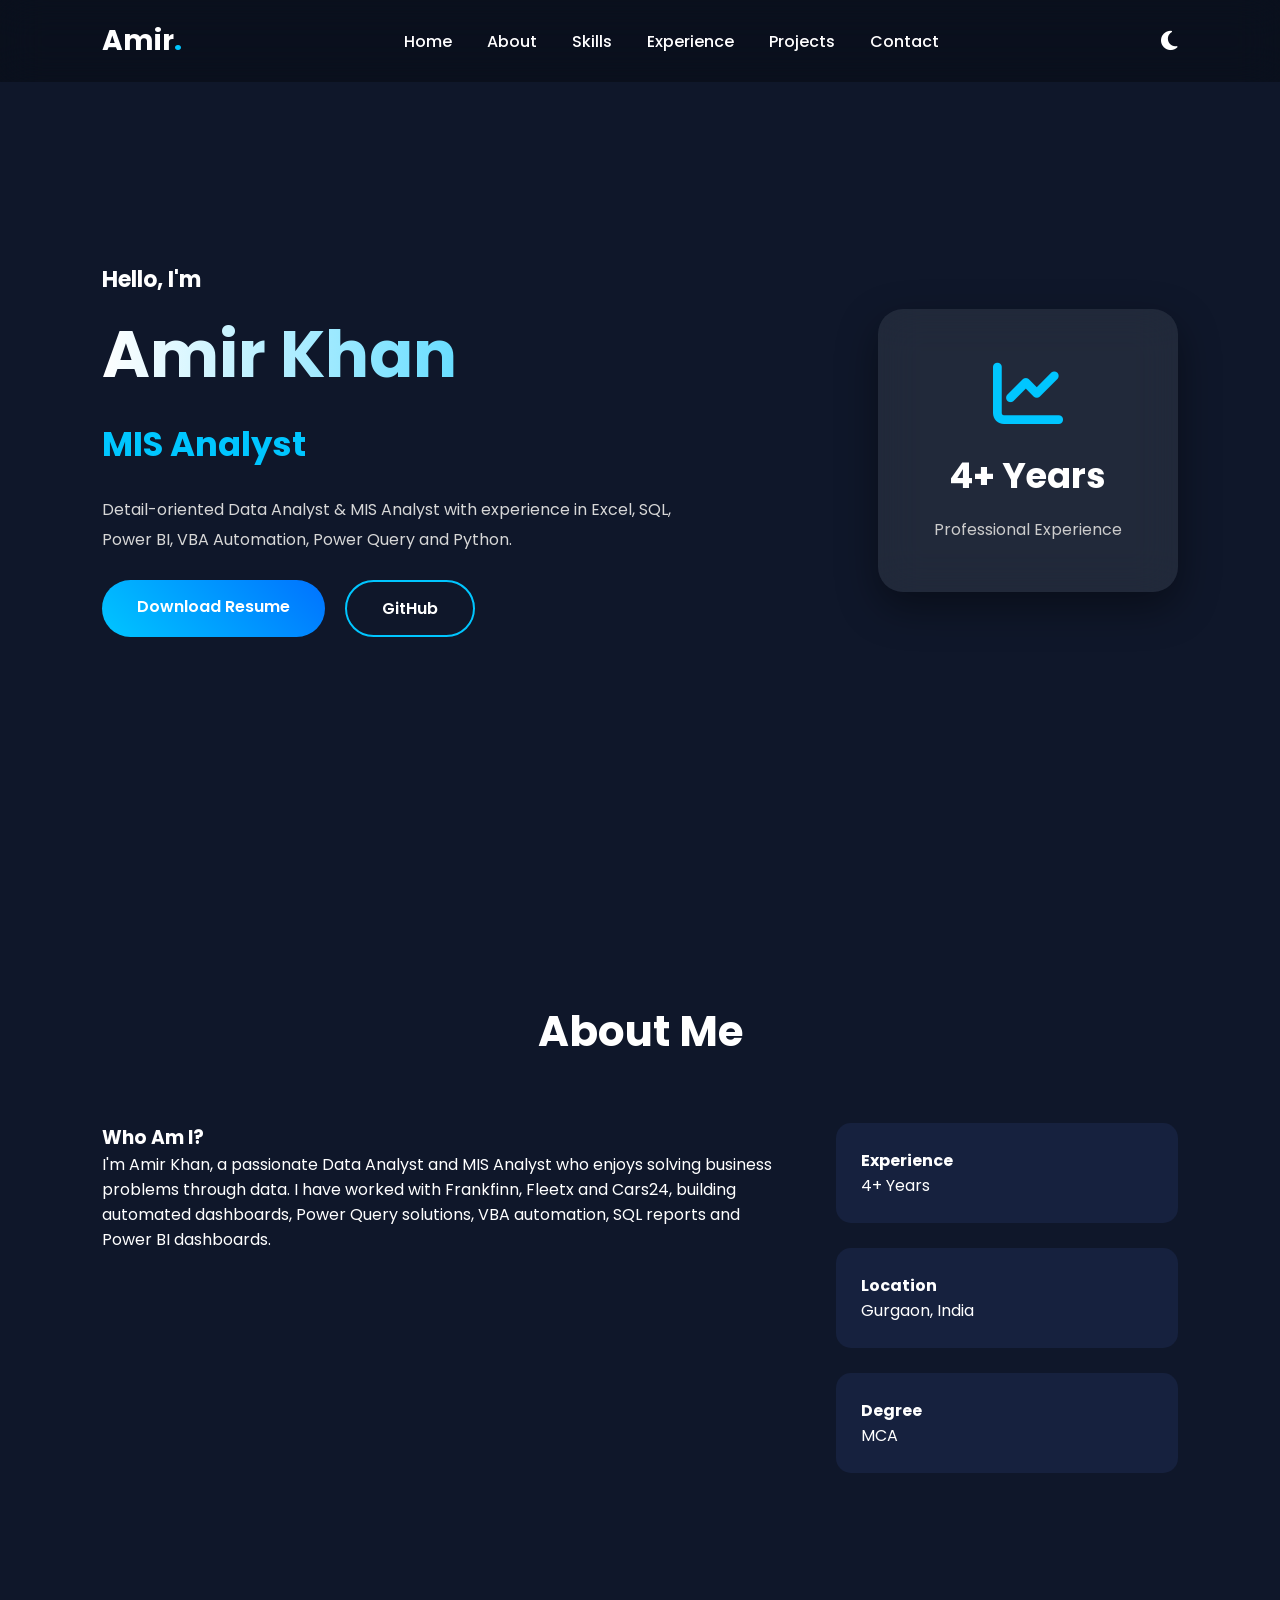
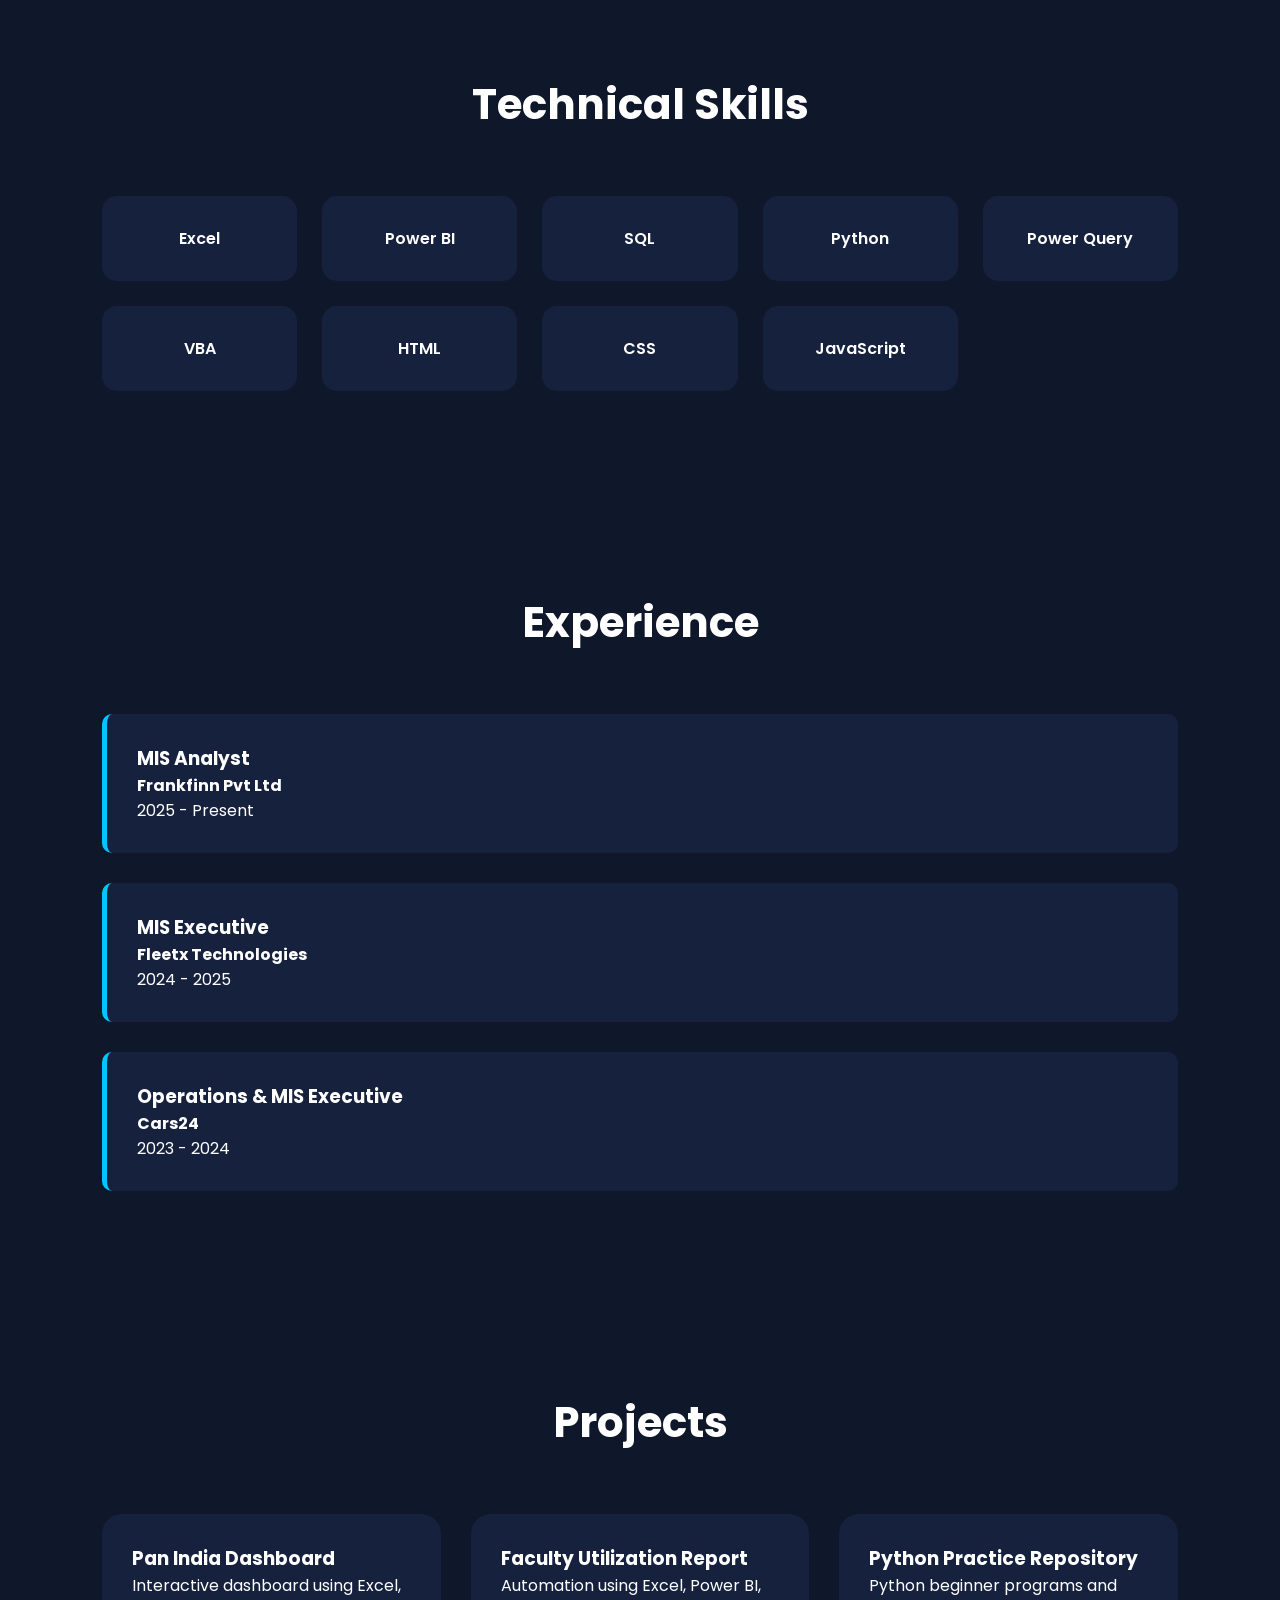
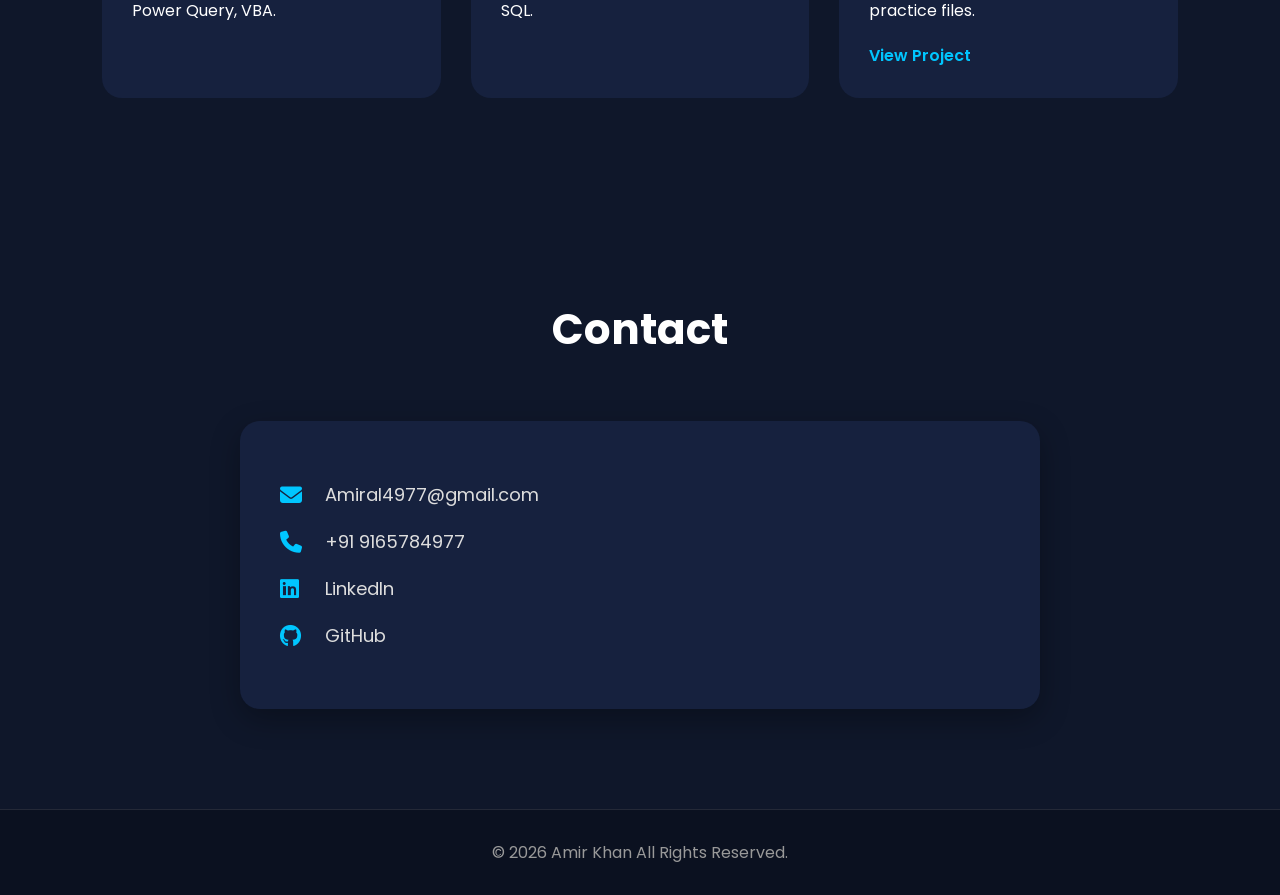
<file: Index.html>
<!DOCTYPE html>
<html lang="en">
<head>
    <meta charset="UTF-8">
    <meta name="viewport" content="width=device-width, initial-scale=1.0">
    <title>Amir Khan | Data Analyst Portfolio</title>

    <link rel="stylesheet" href="style.css">

    <link rel="preconnect" href="https://fonts.googleapis.com">
    <link href="https://fonts.googleapis.com/css2?family=Poppins:wght@300;400;500;600;700&display=swap" rel="stylesheet">

    <link rel="stylesheet"
    href="https://cdnjs.cloudflare.com/ajax/libs/font-awesome/6.6.0/css/all.min.css">
</head>

<body>

<!-- ================= NAVBAR ================= -->

<nav class="navbar">

<div class="logo">
    Amir<span>.</span>
</div>

<ul class="nav-links">

<li><a href="#home">Home</a></li>
<li><a href="#about">About</a></li>
<li><a href="#skills">Skills</a></li>
<li><a href="#experience">Experience</a></li>
<li><a href="#projects">Projects</a></li>
<li><a href="#contact">Contact</a></li>

</ul>

<div class="theme-btn">
<i class="fa-solid fa-moon"></i>
</div>

</nav>

<!-- ================= HERO ================= -->

<section class="hero" id="home">

<div class="hero-left">

<h3>Hello, I'm</h3>

<h1>Amir Khan</h1>

<h2>
<span id="typing"></span>
</h2>

<p>

Detail-oriented Data Analyst & MIS Analyst with experience in
Excel, SQL, Power BI, VBA Automation, Power Query and Python.

</p>

<div class="buttons">

<a href="Resume.pdf.pdf" download="Resume.pdf.pdf" class="btn">
    Download Resume
</a>

<a href="https://github.com/amiral4977-sys"
class="btn outline" target="_blank">

GitHub

</a>

</div>

</div>

<div class="hero-right">

<div class="profile-card">

<i class="fa-solid fa-chart-line"></i>

<h3>4+ Years</h3>

<p>Professional Experience</p>

</div>

</div>

</section>

<!-- ================= ABOUT ================= -->

<section id="about" class="about">

<h2 class="section-title">
About Me
</h2>

<div class="about-container">

<div>

<h3>Who Am I?</h3>

<p>

I'm Amir Khan, a passionate Data Analyst and MIS Analyst
who enjoys solving business problems through data.

I have worked with Frankfinn, Fleetx and Cars24,
building automated dashboards,
Power Query solutions,
VBA automation,
SQL reports
and Power BI dashboards.

</p>

</div>

<div class="about-box">

<div>

<h4>Experience</h4>

<p>4+ Years</p>

</div>

<div>

<h4>Location</h4>

<p>Gurgaon, India</p>

</div>

<div>

<h4>Degree</h4>

<p>MCA</p>

</div>

</div>

</div>

</section>

<!-- ================= SKILLS ================= -->

<section id="skills">

<h2 class="section-title">
Technical Skills
</h2>

<div class="skills-grid">

<div class="skill-card">
Excel
</div>

<div class="skill-card">
Power BI
</div>

<div class="skill-card">
SQL
</div>

<div class="skill-card">
Python
</div>

<div class="skill-card">
Power Query
</div>

<div class="skill-card">
VBA
</div>

<div class="skill-card">
HTML
</div>

<div class="skill-card">
CSS
</div>

<div class="skill-card">
JavaScript
</div>

</div>

</section>

<!-- ================= EXPERIENCE ================= -->

<section id="experience">

<h2 class="section-title">
Experience
</h2>

<div class="timeline">

<div class="timeline-item">

<h3>MIS Analyst</h3>

<h4>Frankfinn Pvt Ltd</h4>

<p>2025 - Present</p>

</div>

<div class="timeline-item">

<h3>MIS Executive</h3>

<h4>Fleetx Technologies</h4>

<p>2024 - 2025</p>

</div>

<div class="timeline-item">

<h3>Operations & MIS Executive</h3>

<h4>Cars24</h4>

<p>2023 - 2024</p>

</div>

</div>

</section>

<!-- ================= PROJECTS ================= -->

<section id="projects">

<h2 class="section-title">
Projects
</h2>

<div class="project-grid">

<div class="project-card">

<h3>Pan India Dashboard</h3>

<p>

Interactive dashboard using
Excel,
Power Query,
VBA.

</p>

</div>

<div class="project-card">

<h3>Faculty Utilization Report</h3>

<p>

Automation using
Excel,
Power BI,
SQL.

</p>

</div>

<div class="project-card">

<h3>Python Practice Repository</h3>

<p>

Python beginner programs and practice files.

</p>

<a href="https://github.com/amiral4977-sys/Python-Programing-Folder" target="_blank">

View Project

</a>

</div>

</div>

</section>

<!-- ================= CONTACT ================= -->

<section id="contact">

<h2 class="section-title">
Contact
</h2>

<div class="contact-box">

<p>

<i class="fa-solid fa-envelope"></i>

Amiral4977@gmail.com

</p>

<p>

<i class="fa-solid fa-phone"></i>

+91 9165784977

</p>

<p>

<i class="fa-brands fa-linkedin"></i>

LinkedIn

</p>

<p>

<i class="fa-brands fa-github"></i>

GitHub

</p>

</div>

</section>

<!-- ================= FOOTER ================= -->

<footer>

<p>

© 2026 Amir Khan

All Rights Reserved.

</p>

</footer>

<link rel="stylesheet" href="style.css">
<script src="script.js"></script>

</body>
</html>
</file>
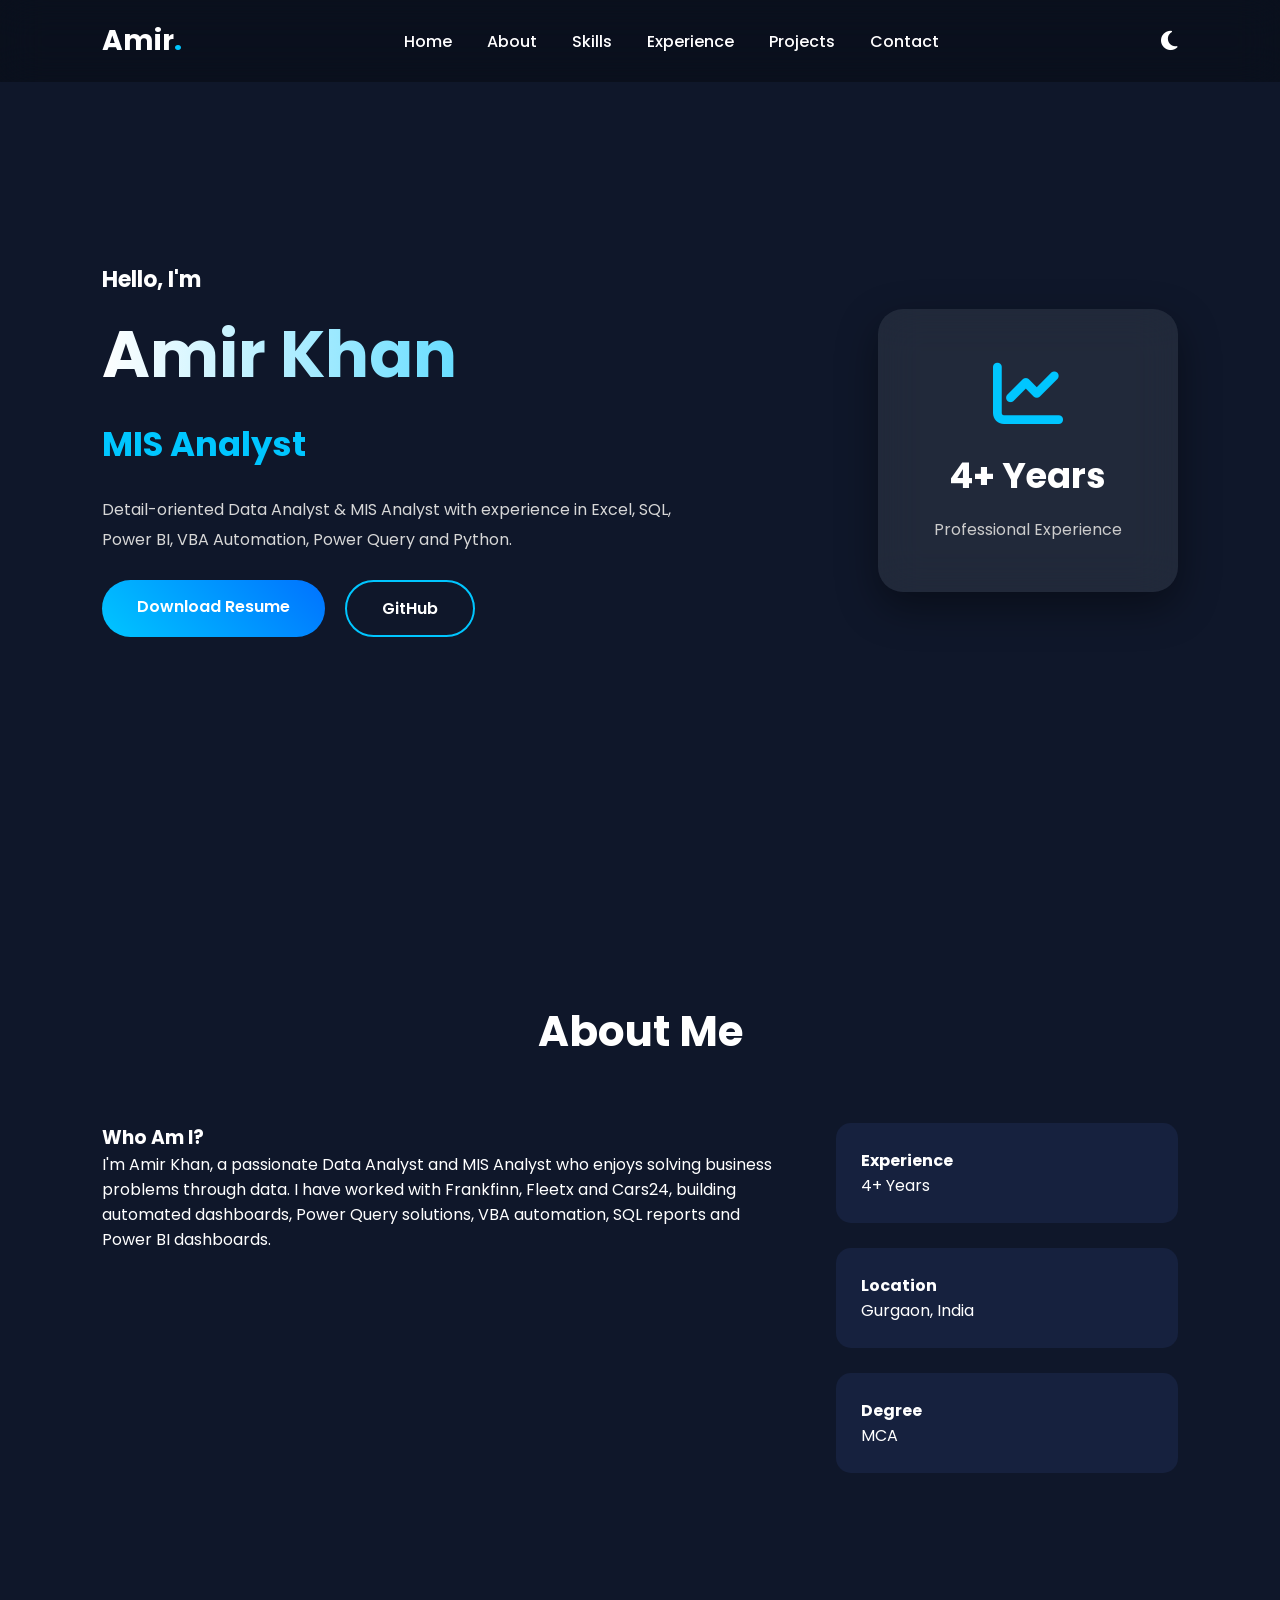
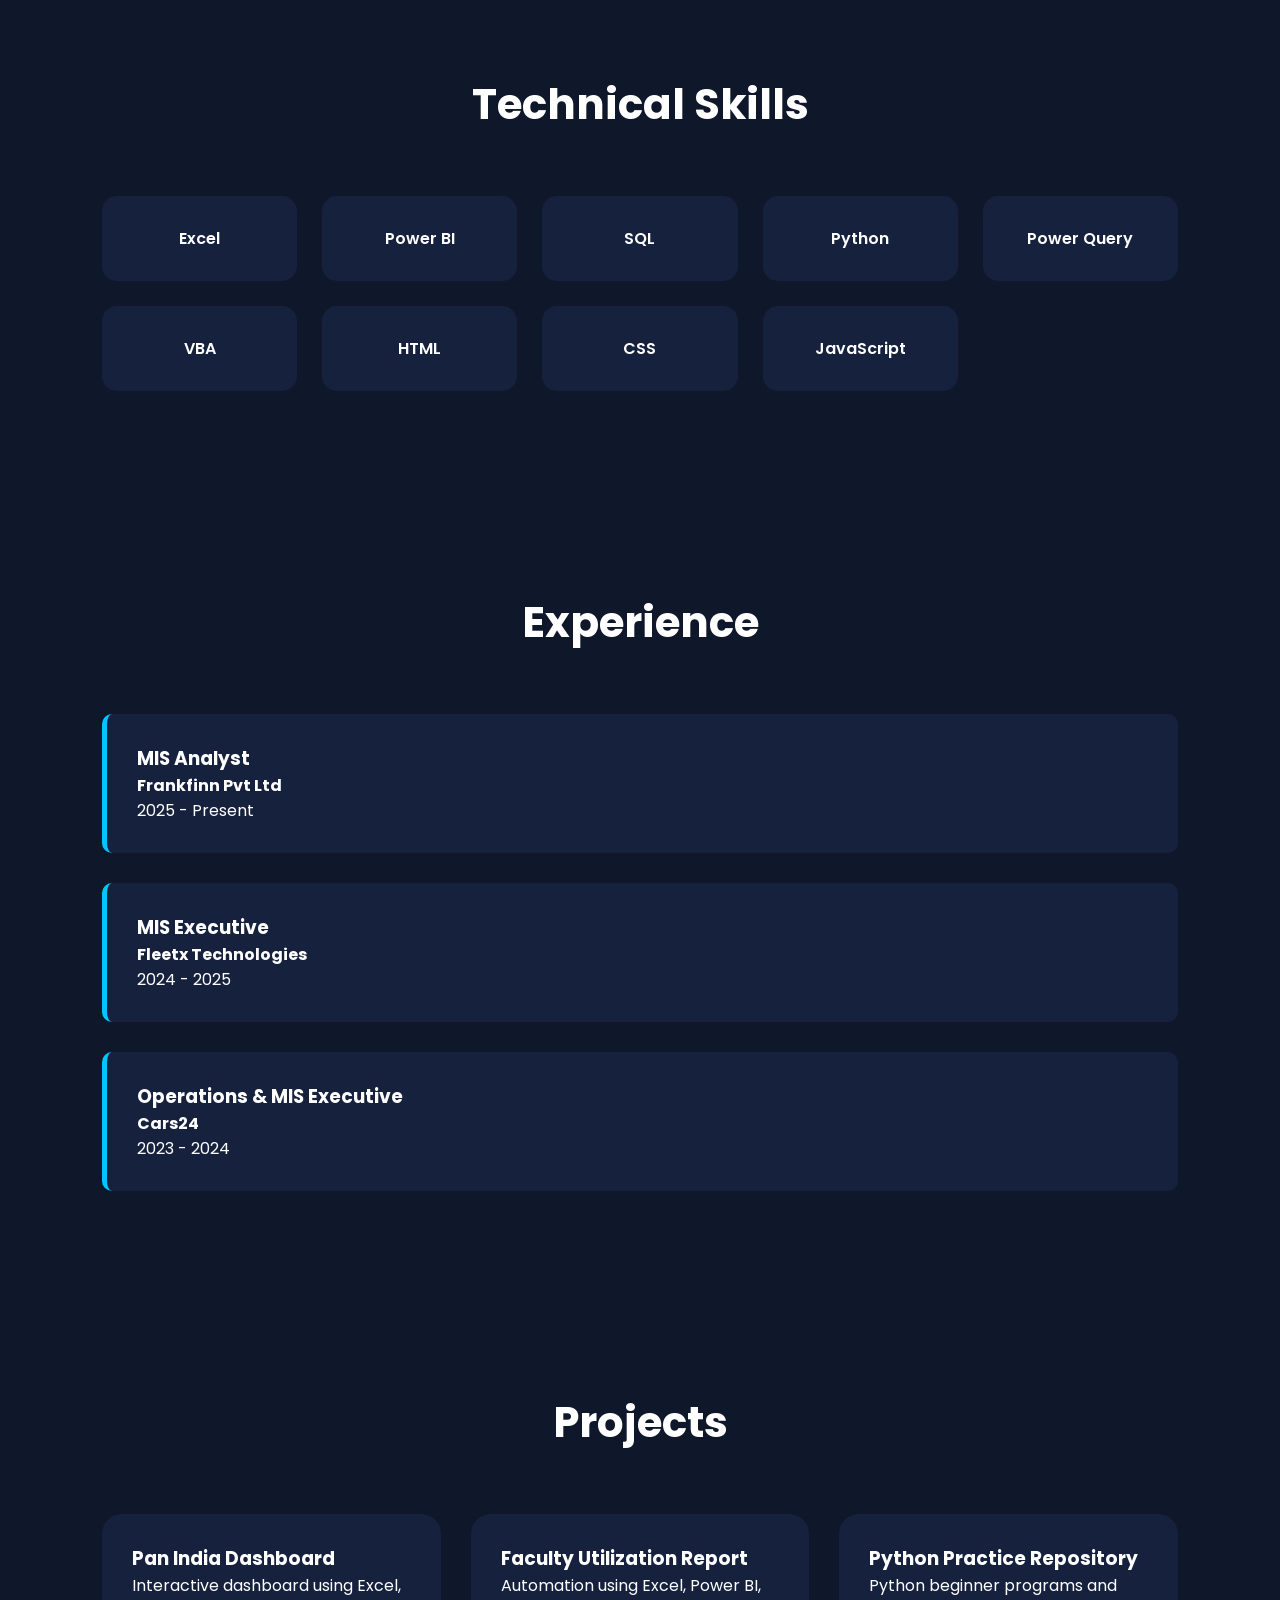
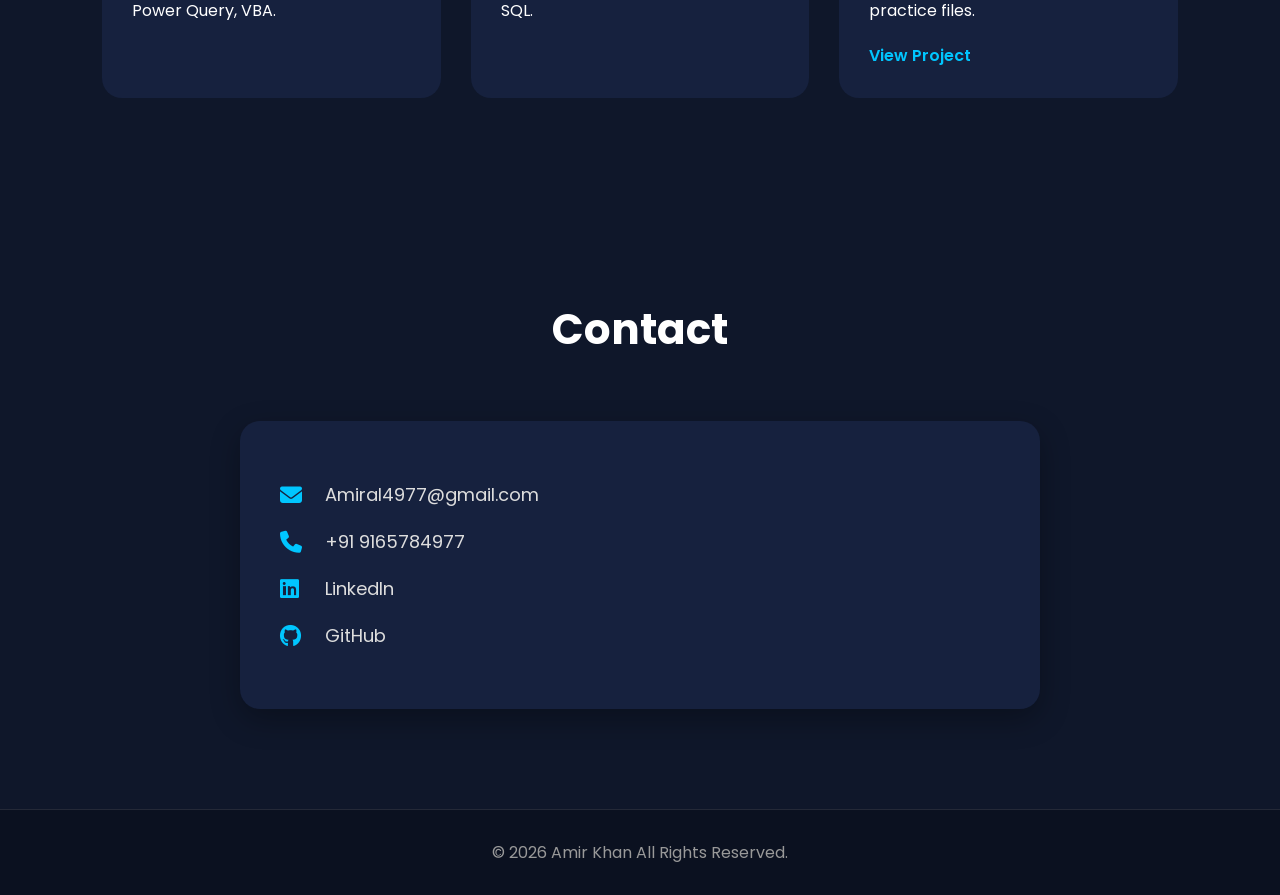
<file: index.html>
<!DOCTYPE html>
<html lang="en">
<head>
    <meta charset="UTF-8">
    <meta name="viewport" content="width=device-width, initial-scale=1.0">
    <title>Amir Khan | Data Analyst Portfolio</title>

    <link rel="stylesheet" href="style.css">

    <link rel="preconnect" href="https://fonts.googleapis.com">
    <link href="https://fonts.googleapis.com/css2?family=Poppins:wght@300;400;500;600;700&display=swap" rel="stylesheet">

    <link rel="stylesheet"
    href="https://cdnjs.cloudflare.com/ajax/libs/font-awesome/6.6.0/css/all.min.css">
</head>

<body>

<!-- ================= NAVBAR ================= -->

<nav class="navbar">

<div class="logo">
    Amir<span>.</span>
</div>

<ul class="nav-links">

<li><a href="#home">Home</a></li>
<li><a href="#about">About</a></li>
<li><a href="#skills">Skills</a></li>
<li><a href="#experience">Experience</a></li>
<li><a href="#projects">Projects</a></li>
<li><a href="#contact">Contact</a></li>

</ul>

<div class="theme-btn">
<i class="fa-solid fa-moon"></i>
</div>

</nav>

<!-- ================= HERO ================= -->

<section class="hero" id="home">

<div class="hero-left">

<h3>Hello, I'm</h3>

<h1>Amir Khan</h1>

<h2>
<span id="typing"></span>
</h2>

<p>

Detail-oriented Data Analyst & MIS Analyst with experience in
Excel, SQL, Power BI, VBA Automation, Power Query and Python.

</p>

<div class="buttons">

<a href="Resume.pdf.pdf" download="Amir_Khan_Resume.pdf" class="btn">
    Download Resume
</a>

<a href="https://github.com/amiral4977-sys"
class="btn outline" target="_blank">

GitHub

</a>

</div>

</div>

<div class="hero-right">

<div class="profile-card">

<i class="fa-solid fa-chart-line"></i>

<h3>4+ Years</h3>

<p>Professional Experience</p>

</div>

</div>

</section>

<!-- ================= ABOUT ================= -->

<section id="about" class="about">

<h2 class="section-title">
About Me
</h2>

<div class="about-container">

<div>

<h3>Who Am I?</h3>

<p>

I'm Amir Khan, a passionate Data Analyst and MIS Analyst
who enjoys solving business problems through data.

I have worked with Frankfinn, Fleetx and Cars24,
building automated dashboards,
Power Query solutions,
VBA automation,
SQL reports
and Power BI dashboards.

</p>

</div>

<div class="about-box">

<div>

<h4>Experience</h4>

<p>4+ Years</p>

</div>

<div>

<h4>Location</h4>

<p>Gurgaon, India</p>

</div>

<div>

<h4>Degree</h4>

<p>MCA</p>

</div>

</div>

</div>

</section>

<!-- ================= SKILLS ================= -->

<section id="skills">

<h2 class="section-title">
Technical Skills
</h2>

<div class="skills-grid">

<div class="skill-card">
Excel
</div>

<div class="skill-card">
Power BI
</div>

<div class="skill-card">
SQL
</div>

<div class="skill-card">
Python
</div>

<div class="skill-card">
Power Query
</div>

<div class="skill-card">
VBA
</div>

<div class="skill-card">
HTML
</div>

<div class="skill-card">
CSS
</div>

<div class="skill-card">
JavaScript
</div>

</div>

</section>

<!-- ================= EXPERIENCE ================= -->

<section id="experience">

<h2 class="section-title">
Experience
</h2>

<div class="timeline">

<div class="timeline-item">

<h3>MIS Analyst</h3>

<h4>Frankfinn Pvt Ltd</h4>

<p>2025 - Present</p>

</div>

<div class="timeline-item">

<h3>MIS Executive</h3>

<h4>Fleetx Technologies</h4>

<p>2024 - 2025</p>

</div>

<div class="timeline-item">

<h3>Operations & MIS Executive</h3>

<h4>Cars24</h4>

<p>2023 - 2024</p>

</div>

</div>

</section>

<!-- ================= PROJECTS ================= -->

<section id="projects">

<h2 class="section-title">
Projects
</h2>

<div class="project-grid">

<div class="project-card">

<h3>Pan India Dashboard</h3>

<p>

Interactive dashboard using
Excel,
Power Query,
VBA.

</p>

</div>

<div class="project-card">

<h3>Faculty Utilization Report</h3>

<p>

Automation using
Excel,
Power BI,
SQL.

</p>

</div>

<div class="project-card">

<h3>Python Practice Repository</h3>

<p>

Python beginner programs and practice files.

</p>

<a href="https://github.com/amiral4977-sys/Python-Programing-Folder" target="_blank">

View Project

</a>

</div>

</div>

</section>

<!-- ================= CONTACT ================= -->

<section id="contact">

<h2 class="section-title">
Contact
</h2>

<div class="contact-box">

<p>

<i class="fa-solid fa-envelope"></i>

Amiral4977@gmail.com

</p>

<p>

<i class="fa-solid fa-phone"></i>

+91 9165784977

</p>

<p>

<i class="fa-brands fa-linkedin"></i>

LinkedIn

</p>

<p>

<i class="fa-brands fa-github"></i>

GitHub

</p>

</div>

</section>

<!-- ================= FOOTER ================= -->

<footer>

<p>

© 2026 Amir Khan

All Rights Reserved.

</p>

</footer>

<link rel="stylesheet" href="style.css">
<script src="script.js"></script>

</body>
</html>
</file>
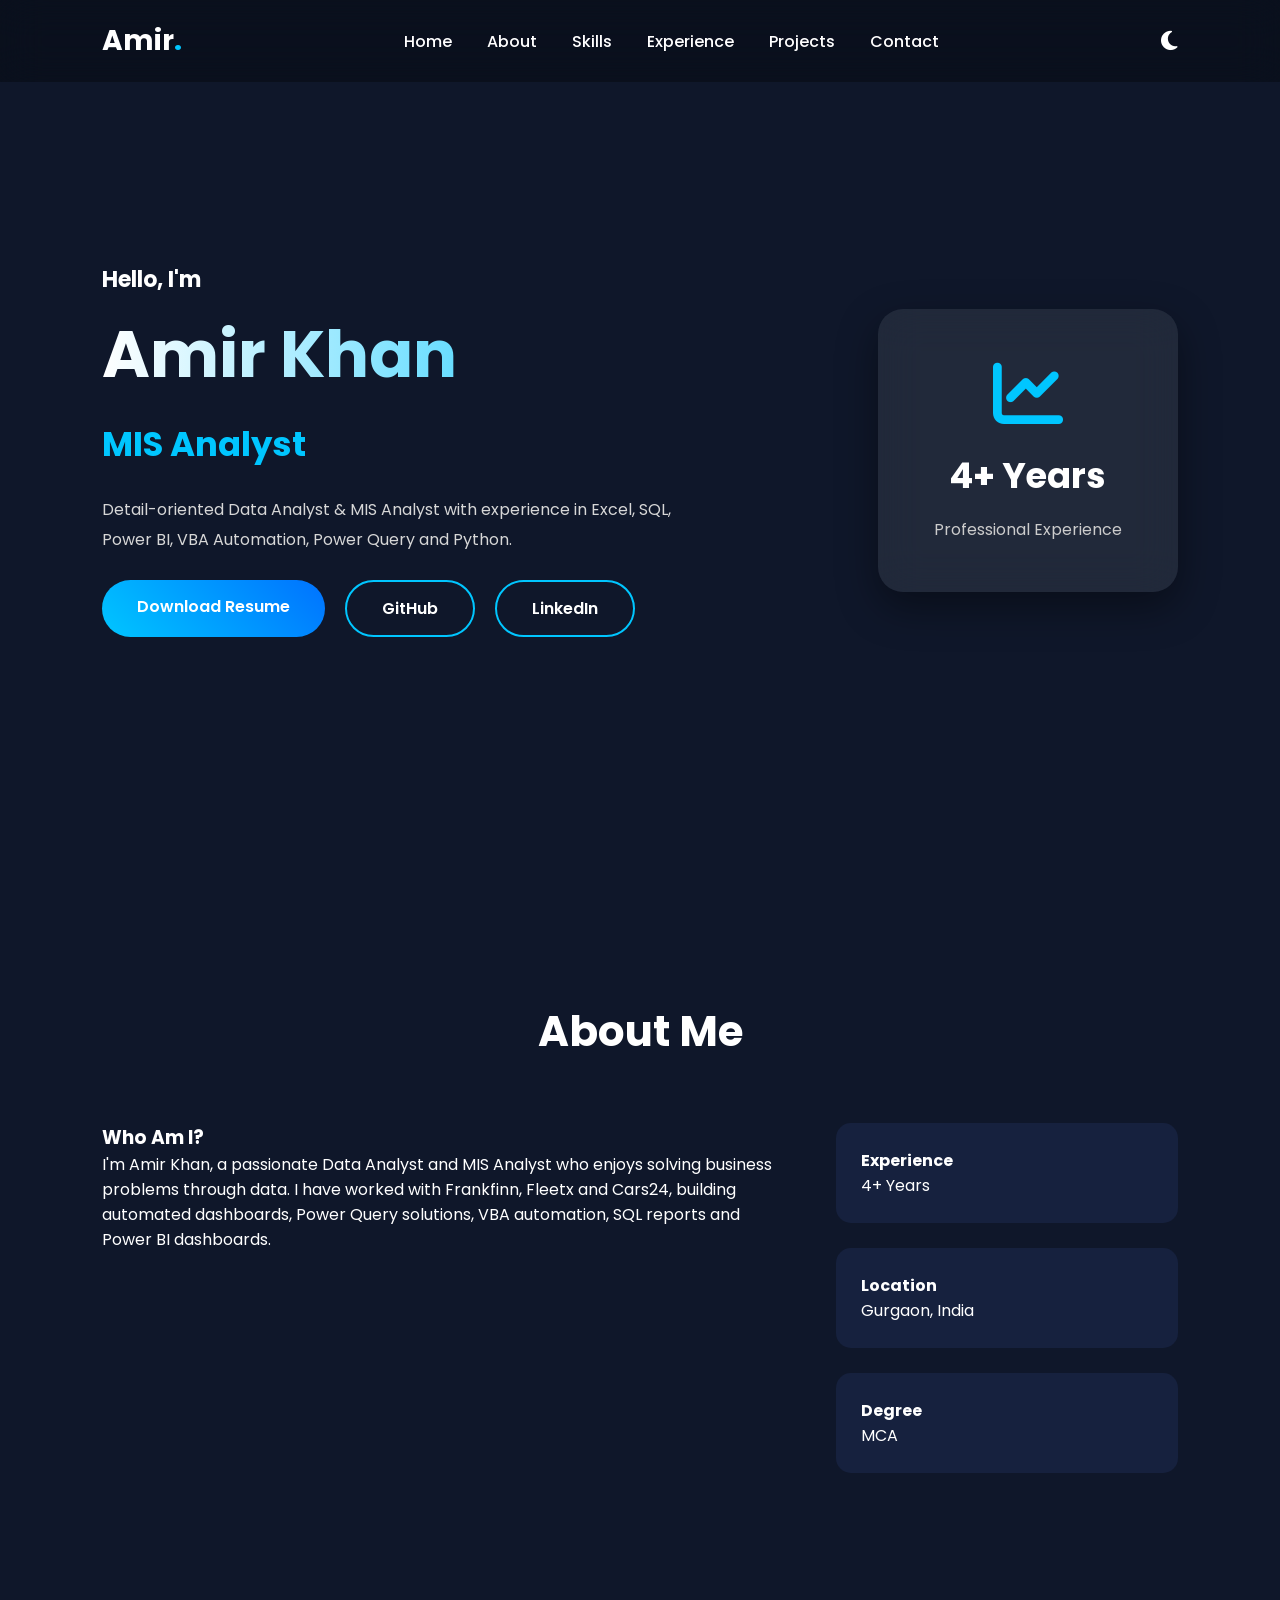
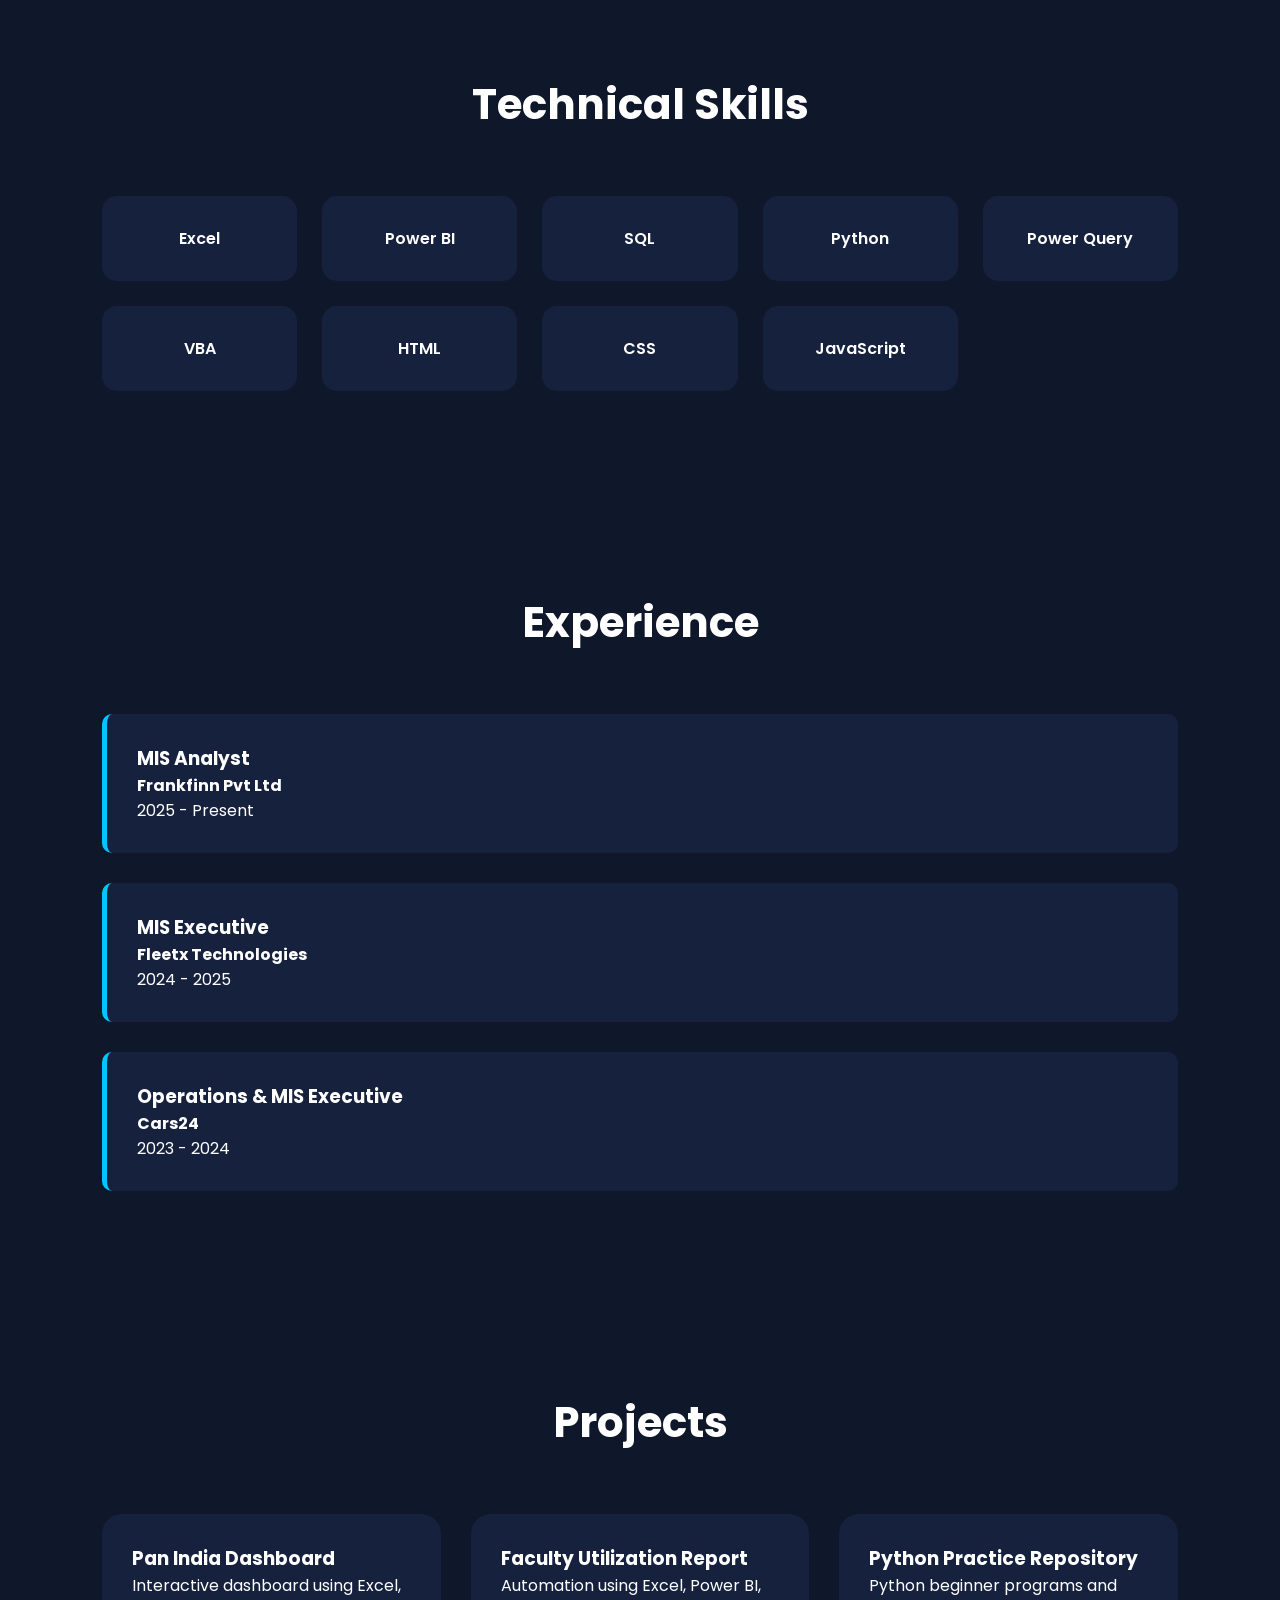
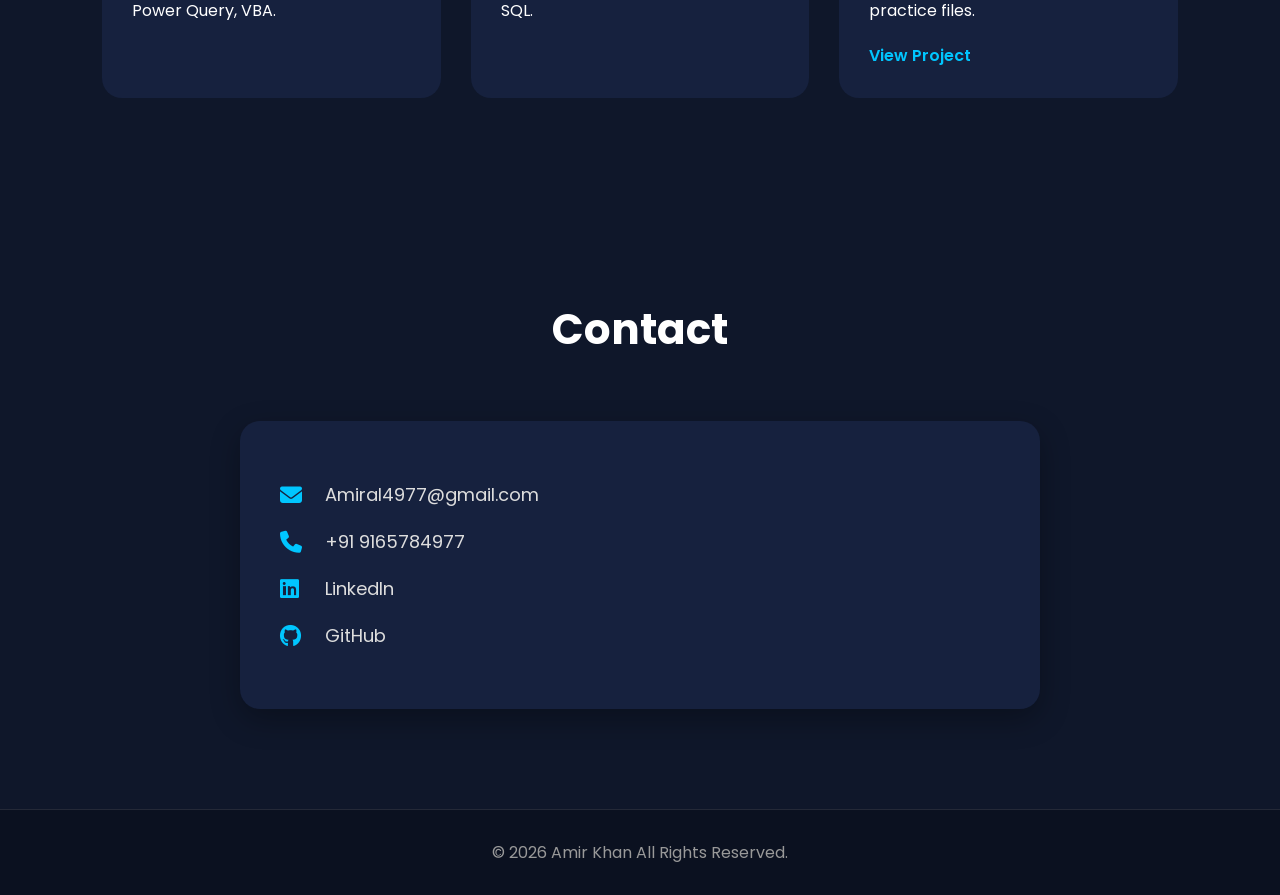
<file: amir-portfolio/index.html>
<!DOCTYPE html>
<html lang="en">
<head>
    <meta charset="UTF-8">
    <meta name="viewport" content="width=device-width, initial-scale=1.0">
    <title>Amir Khan | Data Analyst Portfolio</title>

    <link rel="stylesheet" href="style.css">

    <link rel="preconnect" href="https://fonts.googleapis.com">
    <link href="https://fonts.googleapis.com/css2?family=Poppins:wght@300;400;500;600;700&display=swap" rel="stylesheet">

    <link rel="stylesheet"
    href="https://cdnjs.cloudflare.com/ajax/libs/font-awesome/6.6.0/css/all.min.css">
</head>

<body>

<!-- ================= NAVBAR ================= -->

<nav class="navbar">

<div class="logo">
    Amir<span>.</span>
</div>

<ul class="nav-links">

<li><a href="#home">Home</a></li>
<li><a href="#about">About</a></li>
<li><a href="#skills">Skills</a></li>
<li><a href="#experience">Experience</a></li>
<li><a href="#projects">Projects</a></li>
<li><a href="#contact">Contact</a></li>

</ul>

<div class="theme-btn">
<i class="fa-solid fa-moon"></i>
</div>

</nav>

<!-- ================= HERO ================= -->

<section class="hero" id="home">

<div class="hero-left">

<h3>Hello, I'm</h3>

<h1>Amir Khan</h1>

<h2>
<span id="typing"></span>
</h2>

<p>

Detail-oriented Data Analyst & MIS Analyst with experience in
Excel, SQL, Power BI, VBA Automation, Power Query and Python.

</p>

<div class="buttons">

<a href="Resume.pdf.pdf" download="Amir_Khan_Resume.pdf" class="btn">
    Download Resume
</a>

<a href="https://github.com/amiral4977-sys"
class="btn outline" target="_blank">
GitHub</a>

<a href="https://www.linkedin.com/in/amir-khan-85596a2b1?utm_source=share_via&utm_content=profile&utm_medium=member_android"
class="btn outline" target="_blank">

LinkedIn

</a>

</div>

</div>

<div class="hero-right">

<div class="profile-card">

<i class="fa-solid fa-chart-line"></i>

<h3>4+ Years</h3>

<p>Professional Experience</p>

</div>

</div>

</section>

<!-- ================= ABOUT ================= -->

<section id="about" class="about">

<h2 class="section-title">
About Me
</h2>

<div class="about-container">

<div>

<h3>Who Am I?</h3>

<p>

I'm Amir Khan, a passionate Data Analyst and MIS Analyst
who enjoys solving business problems through data.

I have worked with Frankfinn, Fleetx and Cars24,
building automated dashboards,
Power Query solutions,
VBA automation,
SQL reports
and Power BI dashboards.

</p>

</div>

<div class="about-box">

<div>

<h4>Experience</h4>

<p>4+ Years</p>

</div>

<div>

<h4>Location</h4>

<p>Gurgaon, India</p>

</div>

<div>

<h4>Degree</h4>

<p>MCA</p>

</div>

</div>

</div>

</section>

<!-- ================= SKILLS ================= -->

<section id="skills">

<h2 class="section-title">
Technical Skills
</h2>

<div class="skills-grid">

<div class="skill-card">
Excel
</div>

<div class="skill-card">
Power BI
</div>

<div class="skill-card">
SQL
</div>

<div class="skill-card">
Python
</div>

<div class="skill-card">
Power Query
</div>

<div class="skill-card">
VBA
</div>

<div class="skill-card">
HTML
</div>

<div class="skill-card">
CSS
</div>

<div class="skill-card">
JavaScript
</div>

</div>

</section>

<!-- ================= EXPERIENCE ================= -->

<section id="experience">

<h2 class="section-title">
Experience
</h2>

<div class="timeline">

<div class="timeline-item">

<h3>MIS Analyst</h3>

<h4>Frankfinn Pvt Ltd</h4>

<p>2025 - Present</p>

</div>

<div class="timeline-item">

<h3>MIS Executive</h3>

<h4>Fleetx Technologies</h4>

<p>2024 - 2025</p>

</div>

<div class="timeline-item">

<h3>Operations & MIS Executive</h3>

<h4>Cars24</h4>

<p>2023 - 2024</p>

</div>

</div>

</section>

<!-- ================= PROJECTS ================= -->

<section id="projects">

<h2 class="section-title">
Projects
</h2>

<div class="project-grid">

<div class="project-card">

<h3>Pan India Dashboard</h3>

<p>

Interactive dashboard using
Excel,
Power Query,
VBA.

</p>

</div>

<div class="project-card">

<h3>Faculty Utilization Report</h3>

<p>

Automation using
Excel,
Power BI,
SQL.

</p>

</div>

<div class="project-card">

<h3>Python Practice Repository</h3>

<p>

Python beginner programs and practice files.

</p>

<a href="https://github.com/amiral4977-sys/Python-Programing-Folder" target="_blank">

View Project

</a>

</div>

</div>

</section>

<!-- ================= CONTACT ================= -->

<section id="contact">

<h2 class="section-title">
Contact
</h2>

<div class="contact-box">

<p>

<i class="fa-solid fa-envelope"></i>

Amiral4977@gmail.com

</p>

<p>

<i class="fa-solid fa-phone"></i>

+91 9165784977

</p>

<p>

<i class="fa-brands fa-linkedin"></i>

LinkedIn

</p>

<p>

<i class="fa-brands fa-github"></i>

GitHub

</p>

</div>

</section>

<!-- ================= FOOTER ================= -->

<footer>

<p>

© 2026 Amir Khan

All Rights Reserved.

</p>

</footer>

<link rel="stylesheet" href="style.css">
<script src="script.js"></script>

</body>
</html>
</file>
<file: style.css>
/* ===========================
   GOOGLE FONT
=========================== */

@import url('https://fonts.googleapis.com/css2?family=Poppins:wght@300;400;500;600;700&display=swap');

/* ===========================
   RESET
=========================== */

*{
    margin:0;
    padding:0;
    box-sizing:border-box;
    scroll-behavior:smooth;
    font-family:'Poppins',sans-serif;
}

body{
    background:#0f172a;
    color:#fff;
    overflow-x:hidden;
}

/* ===========================
   VARIABLES
=========================== */

:root{

--primary:#00c6ff;
--secondary:#0072ff;
--card:#16213e;
--text:#ffffff;
--gray:#bfbfbf;

}

/* ===========================
   NAVBAR
=========================== */

.navbar{

position:fixed;
top:0;
left:0;
width:100%;
padding:20px 8%;
display:flex;
justify-content:space-between;
align-items:center;

background:rgba(0,0,0,.30);
backdrop-filter:blur(20px);

z-index:1000;

}

.logo{

font-size:28px;
font-weight:700;

}

.logo span{

color:var(--primary);

}

.nav-links{

display:flex;
gap:35px;
list-style:none;

}

.nav-links a{

text-decoration:none;
color:white;
font-weight:500;
transition:.4s;

}

.nav-links a:hover{

color:var(--primary);

}

.theme-btn{

font-size:22px;
cursor:pointer;

}

/* ===========================
   HERO
=========================== */

.hero{

min-height:100vh;

display:flex;

justify-content:space-between;
align-items:center;

padding:120px 8%;

}

.hero-left{

max-width:600px;

}

.hero-left h3{

font-size:22px;
margin-bottom:10px;

}

.hero-left h1{

font-size:65px;
font-weight:700;

}

.hero-left h2{

margin:15px 0;

font-size:34px;

color:var(--primary);

}

.hero-left p{

line-height:30px;

color:#d7d7d7;

margin:25px 0;

}

/* ===========================
   BUTTONS
=========================== */

.buttons{

display:flex;
gap:20px;

}

.btn{

padding:14px 35px;

border-radius:50px;

background:linear-gradient(45deg,var(--primary),var(--secondary));

color:white;

text-decoration:none;

font-weight:600;

transition:.4s;

}

.btn:hover{

transform:translateY(-5px);

}

.outline{

background:transparent;

border:2px solid var(--primary);

}

/* ===========================
 HERO CARD
=========================== */

.profile-card{

width:300px;

padding:50px;

background:rgba(255,255,255,.08);

backdrop-filter:blur(20px);

border-radius:25px;

text-align:center;

box-shadow:0 15px 40px rgba(0,0,0,.4);

}

.profile-card i{

font-size:70px;

color:var(--primary);

margin-bottom:20px;

}

.profile-card h3{

font-size:35px;

}

.profile-card p{

margin-top:15px;

color:#ccc;

}

/* ===========================
ABOUT
=========================== */

.about{

padding:100px 8%;

}

.section-title{

font-size:42px;

text-align:center;

margin-bottom:60px;

}

.about-container{

display:grid;

grid-template-columns:2fr 1fr;

gap:50px;

}

.about-box{

display:grid;

gap:25px;

}

.about-box div{

padding:25px;

background:#16213e;

border-radius:15px;

transition:.4s;

}

.about-box div:hover{

transform:translateY(-10px);

}

/* ===========================
SKILLS
=========================== */

#skills{

padding:100px 8%;

}

.skills-grid{

display:grid;

grid-template-columns:repeat(auto-fit,minmax(180px,1fr));

gap:25px;

}

.skill-card{

padding:30px;

background:#16213e;

text-align:center;

border-radius:15px;

font-weight:600;

transition:.4s;

cursor:pointer;

}

.skill-card:hover{

background:linear-gradient(45deg,var(--primary),var(--secondary));

transform:translateY(-8px);

}

/* ===========================
EXPERIENCE
=========================== */

#experience{

padding:100px 8%;

}

.timeline{

display:flex;

flex-direction:column;

gap:30px;

}

.timeline-item{

padding:30px;

background:#16213e;

border-left:5px solid var(--primary);

border-radius:10px;

transition:.4s;

}

.timeline-item:hover{

transform:translateX(12px);

}

/* ===========================
PROJECTS
=========================== */

#projects{

padding:100px 8%;

}

.project-grid{

display:grid;

grid-template-columns:repeat(auto-fit,minmax(280px,1fr));

gap:30px;

}

.project-card{

background:#16213e;

padding:30px;

border-radius:20px;

transition:.4s;

}

.project-card:hover{

transform:translateY(-10px);

}

.project-card a{

display:inline-block;

margin-top:20px;

color:var(--primary);

text-decoration:none;

font-weight:600;

}

/* ===========================
CONTACT
=========================== */

#contact{
    padding:100px 8%;
}

.contact-box{
    max-width:800px;
    margin:auto;
    background:#16213e;
    padding:40px;
    border-radius:20px;
    box-shadow:0 10px 30px rgba(0,0,0,.3);
}

.contact-box p{
    font-size:18px;
    margin:20px 0;
    display:flex;
    align-items:center;
    gap:15px;
    color:#ddd;
}

.contact-box i{
    color:var(--primary);
    font-size:22px;
    width:30px;
}

/* ===========================
FOOTER
=========================== */

footer{
    background:#0b1120;
    text-align:center;
    padding:30px;
    color:#999;
    border-top:1px solid rgba(255,255,255,.1);
}

/* ===========================
SCROLLBAR
=========================== */

::-webkit-scrollbar{
    width:10px;
}

::-webkit-scrollbar-track{
    background:#0f172a;
}

::-webkit-scrollbar-thumb{
    background:linear-gradient(var(--primary),var(--secondary));
    border-radius:20px;
}

/* ===========================
HOVER EFFECTS
=========================== */

.project-card,
.skill-card,
.timeline-item,
.about-box div{
    transition:0.4s ease;
}

.project-card:hover,
.skill-card:hover,
.timeline-item:hover,
.about-box div:hover{
    box-shadow:0 15px 40px rgba(0,198,255,.25);
}

/* ===========================
SECTION ANIMATION
=========================== */

section{
    animation:fadeUp .8s ease;
}

@keyframes fadeUp{

0%{
    opacity:0;
    transform:translateY(40px);
}

100%{
    opacity:1;
    transform:translateY(0);
}

}

/* ===========================
PROFILE CARD FLOAT
=========================== */

.profile-card{
    animation:float 4s ease-in-out infinite;
}

@keyframes float{

0%{
transform:translateY(0);
}

50%{
transform:translateY(-15px);
}

100%{
transform:translateY(0);
}

}

/* ===========================
BUTTON GLOW
=========================== */

.btn:hover{

box-shadow:
0 0 15px #00c6ff,
0 0 35px #00c6ff;

}

/* ===========================
GRADIENT TEXT
=========================== */

.hero h1{

background:linear-gradient(
90deg,
#ffffff,
#00c6ff
);

-webkit-background-clip:text;
-webkit-text-fill-color:transparent;

}

/* ===========================
RESPONSIVE
=========================== */

@media(max-width:992px){

.hero{

flex-direction:column-reverse;

text-align:center;

gap:50px;

}

.about-container{

grid-template-columns:1fr;

}

.nav-links{

display:none;

}

.hero-left h1{

font-size:50px;

}

.hero-left h2{

font-size:28px;

}

}

/* ===========================
MOBILE
=========================== */

@media(max-width:600px){

.navbar{

padding:18px;

}

.section-title{

font-size:32px;

}

.hero{

padding:120px 25px;

}

.hero-left h1{

font-size:40px;

}

.hero-left h2{

font-size:22px;

}

.buttons{

flex-direction:column;

}

.btn{

width:100%;
text-align:center;

}

.profile-card{

width:100%;

}

.contact-box{

padding:25px;

}

.contact-box p{

font-size:16px;

}

}

/* ===========================
DARK MODE SUPPORT
=========================== */

body.light{

background:#f4f4f4;
color:#111;

}

body.light .navbar{

background:#ffffffdd;

}

body.light .skill-card,
body.light .project-card,
body.light .timeline-item,
body.light .about-box div,
body.light .contact-box{

background:#ffffff;
color:#222;

}

body.light footer{

background:#fff;
color:#444;

}
</file>
<file: amir-portfolio/style.css>
/* ===========================
   GOOGLE FONT
=========================== */

@import url('https://fonts.googleapis.com/css2?family=Poppins:wght@300;400;500;600;700&display=swap');

/* ===========================
   RESET
=========================== */

*{
    margin:0;
    padding:0;
    box-sizing:border-box;
    scroll-behavior:smooth;
    font-family:'Poppins',sans-serif;
}

body{
    background:#0f172a;
    color:#fff;
    overflow-x:hidden;
}

/* ===========================
   VARIABLES
=========================== */

:root{

--primary:#00c6ff;
--secondary:#0072ff;
--card:#16213e;
--text:#ffffff;
--gray:#bfbfbf;

}

/* ===========================
   NAVBAR
=========================== */

.navbar{

position:fixed;
top:0;
left:0;
width:100%;
padding:20px 8%;
display:flex;
justify-content:space-between;
align-items:center;

background:rgba(0,0,0,.30);
backdrop-filter:blur(20px);

z-index:1000;

}

.logo{

font-size:28px;
font-weight:700;

}

.logo span{

color:var(--primary);

}

.nav-links{

display:flex;
gap:35px;
list-style:none;

}

.nav-links a{

text-decoration:none;
color:white;
font-weight:500;
transition:.4s;

}

.nav-links a:hover{

color:var(--primary);

}

.theme-btn{

font-size:22px;
cursor:pointer;

}

/* ===========================
   HERO
=========================== */

.hero{

min-height:100vh;

display:flex;

justify-content:space-between;
align-items:center;

padding:120px 8%;

}

.hero-left{

max-width:600px;

}

.hero-left h3{

font-size:22px;
margin-bottom:10px;

}

.hero-left h1{

font-size:65px;
font-weight:700;

}

.hero-left h2{

margin:15px 0;

font-size:34px;

color:var(--primary);

}

.hero-left p{

line-height:30px;

color:#d7d7d7;

margin:25px 0;

}

/* ===========================
   BUTTONS
=========================== */

.buttons{

display:flex;
gap:20px;

}

.btn{

padding:14px 35px;

border-radius:50px;

background:linear-gradient(45deg,var(--primary),var(--secondary));

color:white;

text-decoration:none;

font-weight:600;

transition:.4s;

}

.btn:hover{

transform:translateY(-5px);

}

.outline{

background:transparent;

border:2px solid var(--primary);

}

/* ===========================
 HERO CARD
=========================== */

.profile-card{

width:300px;

padding:50px;

background:rgba(255,255,255,.08);

backdrop-filter:blur(20px);

border-radius:25px;

text-align:center;

box-shadow:0 15px 40px rgba(0,0,0,.4);

}

.profile-card i{

font-size:70px;

color:var(--primary);

margin-bottom:20px;

}

.profile-card h3{

font-size:35px;

}

.profile-card p{

margin-top:15px;

color:#ccc;

}

/* ===========================
ABOUT
=========================== */

.about{

padding:100px 8%;

}

.section-title{

font-size:42px;

text-align:center;

margin-bottom:60px;

}

.about-container{

display:grid;

grid-template-columns:2fr 1fr;

gap:50px;

}

.about-box{

display:grid;

gap:25px;

}

.about-box div{

padding:25px;

background:#16213e;

border-radius:15px;

transition:.4s;

}

.about-box div:hover{

transform:translateY(-10px);

}

/* ===========================
SKILLS
=========================== */

#skills{

padding:100px 8%;

}

.skills-grid{

display:grid;

grid-template-columns:repeat(auto-fit,minmax(180px,1fr));

gap:25px;

}

.skill-card{

padding:30px;

background:#16213e;

text-align:center;

border-radius:15px;

font-weight:600;

transition:.4s;

cursor:pointer;

}

.skill-card:hover{

background:linear-gradient(45deg,var(--primary),var(--secondary));

transform:translateY(-8px);

}

/* ===========================
EXPERIENCE
=========================== */

#experience{

padding:100px 8%;

}

.timeline{

display:flex;

flex-direction:column;

gap:30px;

}

.timeline-item{

padding:30px;

background:#16213e;

border-left:5px solid var(--primary);

border-radius:10px;

transition:.4s;

}

.timeline-item:hover{

transform:translateX(12px);

}

/* ===========================
PROJECTS
=========================== */

#projects{

padding:100px 8%;

}

.project-grid{

display:grid;

grid-template-columns:repeat(auto-fit,minmax(280px,1fr));

gap:30px;

}

.project-card{

background:#16213e;

padding:30px;

border-radius:20px;

transition:.4s;

}

.project-card:hover{

transform:translateY(-10px);

}

.project-card a{

display:inline-block;

margin-top:20px;

color:var(--primary);

text-decoration:none;

font-weight:600;

}

/* ===========================
CONTACT
=========================== */

#contact{
    padding:100px 8%;
}

.contact-box{
    max-width:800px;
    margin:auto;
    background:#16213e;
    padding:40px;
    border-radius:20px;
    box-shadow:0 10px 30px rgba(0,0,0,.3);
}

.contact-box p{
    font-size:18px;
    margin:20px 0;
    display:flex;
    align-items:center;
    gap:15px;
    color:#ddd;
}

.contact-box i{
    color:var(--primary);
    font-size:22px;
    width:30px;
}

/* ===========================
FOOTER
=========================== */

footer{
    background:#0b1120;
    text-align:center;
    padding:30px;
    color:#999;
    border-top:1px solid rgba(255,255,255,.1);
}

/* ===========================
SCROLLBAR
=========================== */

::-webkit-scrollbar{
    width:10px;
}

::-webkit-scrollbar-track{
    background:#0f172a;
}

::-webkit-scrollbar-thumb{
    background:linear-gradient(var(--primary),var(--secondary));
    border-radius:20px;
}

/* ===========================
HOVER EFFECTS
=========================== */

.project-card,
.skill-card,
.timeline-item,
.about-box div{
    transition:0.4s ease;
}

.project-card:hover,
.skill-card:hover,
.timeline-item:hover,
.about-box div:hover{
    box-shadow:0 15px 40px rgba(0,198,255,.25);
}

/* ===========================
SECTION ANIMATION
=========================== */

section{
    animation:fadeUp .8s ease;
}

@keyframes fadeUp{

0%{
    opacity:0;
    transform:translateY(40px);
}

100%{
    opacity:1;
    transform:translateY(0);
}

}

/* ===========================
PROFILE CARD FLOAT
=========================== */

.profile-card{
    animation:float 4s ease-in-out infinite;
}

@keyframes float{

0%{
transform:translateY(0);
}

50%{
transform:translateY(-15px);
}

100%{
transform:translateY(0);
}

}

/* ===========================
BUTTON GLOW
=========================== */

.btn:hover{

box-shadow:
0 0 15px #00c6ff,
0 0 35px #00c6ff;

}

/* ===========================
GRADIENT TEXT
=========================== */

.hero h1{

background:linear-gradient(
90deg,
#ffffff,
#00c6ff
);

-webkit-background-clip:text;
-webkit-text-fill-color:transparent;

}

/* ===========================
RESPONSIVE
=========================== */

@media(max-width:992px){

.hero{

flex-direction:column-reverse;

text-align:center;

gap:50px;

}

.about-container{

grid-template-columns:1fr;

}

.nav-links{

display:none;

}

.hero-left h1{

font-size:50px;

}

.hero-left h2{

font-size:28px;

}

}

/* ===========================
MOBILE
=========================== */

@media(max-width:600px){

.navbar{

padding:18px;

}

.section-title{

font-size:32px;

}

.hero{

padding:120px 25px;

}

.hero-left h1{

font-size:40px;

}

.hero-left h2{

font-size:22px;

}

.buttons{

flex-direction:column;

}

.btn{

width:100%;
text-align:center;

}

.profile-card{

width:100%;

}

.contact-box{

padding:25px;

}

.contact-box p{

font-size:16px;

}

}

/* ===========================
DARK MODE SUPPORT
=========================== */

body.light{

background:#f4f4f4;
color:#111;

}

body.light .navbar{

background:#ffffffdd;

}

body.light .skill-card,
body.light .project-card,
body.light .timeline-item,
body.light .about-box div,
body.light .contact-box{

background:#ffffff;
color:#222;

}

body.light footer{

background:#fff;
color:#444;

}
</file>
